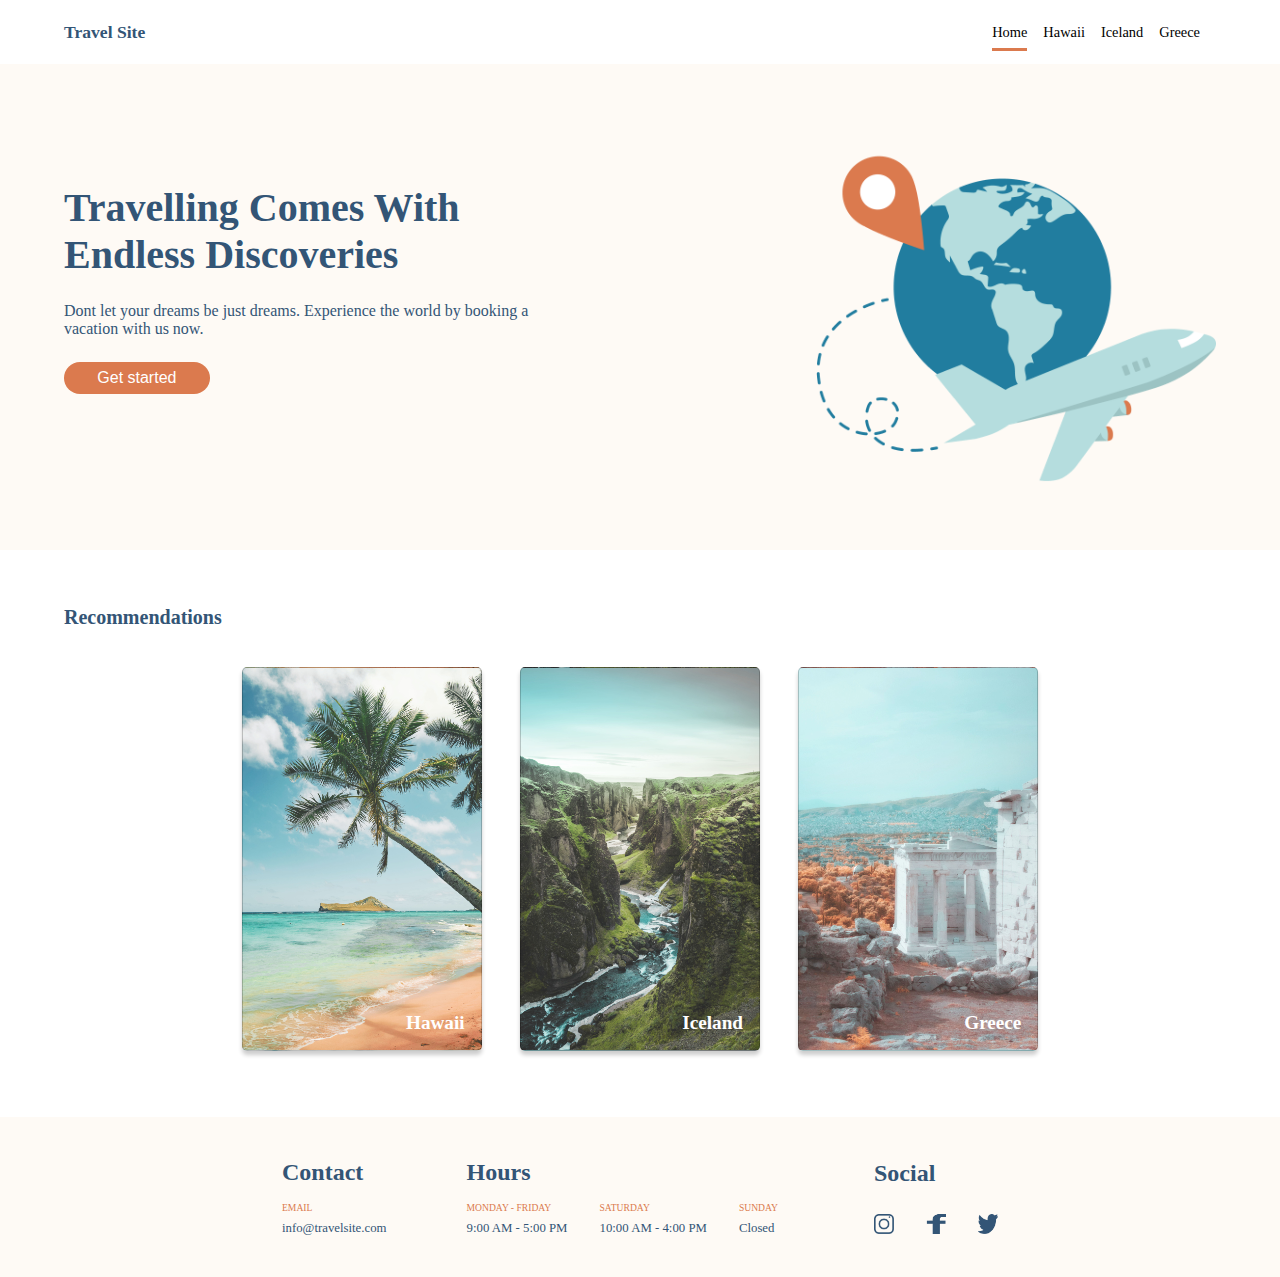
<file: index.html>
<!DOCTYPE html>
<html lang="en">
  <head>
    <meta charset="UTF-8" />
    <meta name="viewport" content="width=device-width, initial-scale=1.0" />
    <link rel="stylesheet" href="/css/global.css" />
    <link rel="stylesheet" href="/css/main.css" />
    <title>Travel Site Homepage</title>
  </head>
  <body>
    <header>
      <nav class="nav-bar">
        <div class="nav-logo__container">
          <a href="./index.html">
            <h1 class="nav__logo">Travel Site</h1>
          </a>
        </div>
        <div class="nav__container">
          <ul class="nav__list">
            <li class="nav-list__item">
              <a class="nav__button nav__button--active" href="index.html"
                >Home</a>
            </li>
            <li class="nav-list__item">
              <a class="nav__button" href="./pages/hawaii.html">Hawaii</a>
            </li>
            <li class="nav-list__item">
              <a class="nav__button" href="./pages/iceland.html">Iceland</a>
            </li>
            <li class="nav-list__item">
              <a class="nav__button" href="./pages/greece.html">Greece</a>
            </li>
          </ul>
        </div>
      </nav>
    </header>

    <!-- hero section below -->
    <section class="hero">
      <div class="hero__info">
        <h1 class="hero__header">
          Travelling Comes With<br />Endless Discoveries
        </h1>
        <p class="hero__subheader">
          Dont let your dreams be just dreams. Experience the world by booking a
          <br />vacation with us now.
        </p>
        <button class="hero__button hero__button--modifier">Get started</button>
      </div>
      <div class="hero__image-container">
        <img class="hero__image" src="assets/hero.png" alt="plane image" />
      </div>
    </section>

    <!-- recommendations section below -->
    <h1 class="recommendations-header">Recommendations</h1>
    <section class="recommendations">
      <a class="recommendations__card-link" href="/pages/hawaii.html">
        <div class="recommendations__card recommendations__card--hawaii">
          <p class="recommendations__card-text">Hawaii</p>
        </div>
      </a>

      <a class="recommendations__card-link" href="/pages/iceland.html">
        <div class="recommendations__card recommendations__card--iceland">
          <p class="recommendations__card-text">Iceland</p>
        </div>
      </a>

      <a class="recommendations__card-link" href="/pages/greece.html">
        <div class="recommendations__card recommendations__card--greece">
          <p class="recommendations__card-text">Greece</p>
        </div>
      </a>
    </section>

    <!-- footer section below -->

    <footer class="footer-container">
      <section class="footer__card">
        <h3 class="footer__title">Contact</h3>
        <p class="footer__para">EMAIL</p>
        <a class="footer__email" href="mailto: info@travelsite.com"
          >info@travelsite.com</a>
      </section>

      <section class="footer__card footer__card--modifier">
        <h3 class="footer__title">Hours</h3>
        <div class="footer__hours-wrapper">
          <div class="footer__hours">
            <p class="footer__days">Monday - Friday</p>
            <p class="footer__hours">9:00 AM - 5:00 PM</p>
          </div>

          <div class="footer__hours">
            <p class="footer__days">Saturday</p>
            <p class="footer__hours">10:00 AM - 4:00 PM</p>
          </div>

          <div class="footer__hours">
            <p class="footer__days">Sunday</p>
            <p class="footer__hours">Closed</p>
          </div>
        </div>
      </section>

      <section class="footer__card">
        <h3 class="footer__title">Social</h3>
        <br />
        <div class="footer__icon-wrapper">
          <a href="https://www.instagram.com/">
            <img class="footer__icon" src="/assets/icon-instagram.png"
          /></a>
          <a href="https://www.facebook.com/">
            <img class="footer__icon" src="/assets/icon-facebook.png"
          /></a>
          <a href="https://twitter.com/">
            <img class="footer__icon" src="/assets/icon-twitter.png"
          /></a>
        </div>
      </section>
    </footer>
  </body>
</html>
</file>
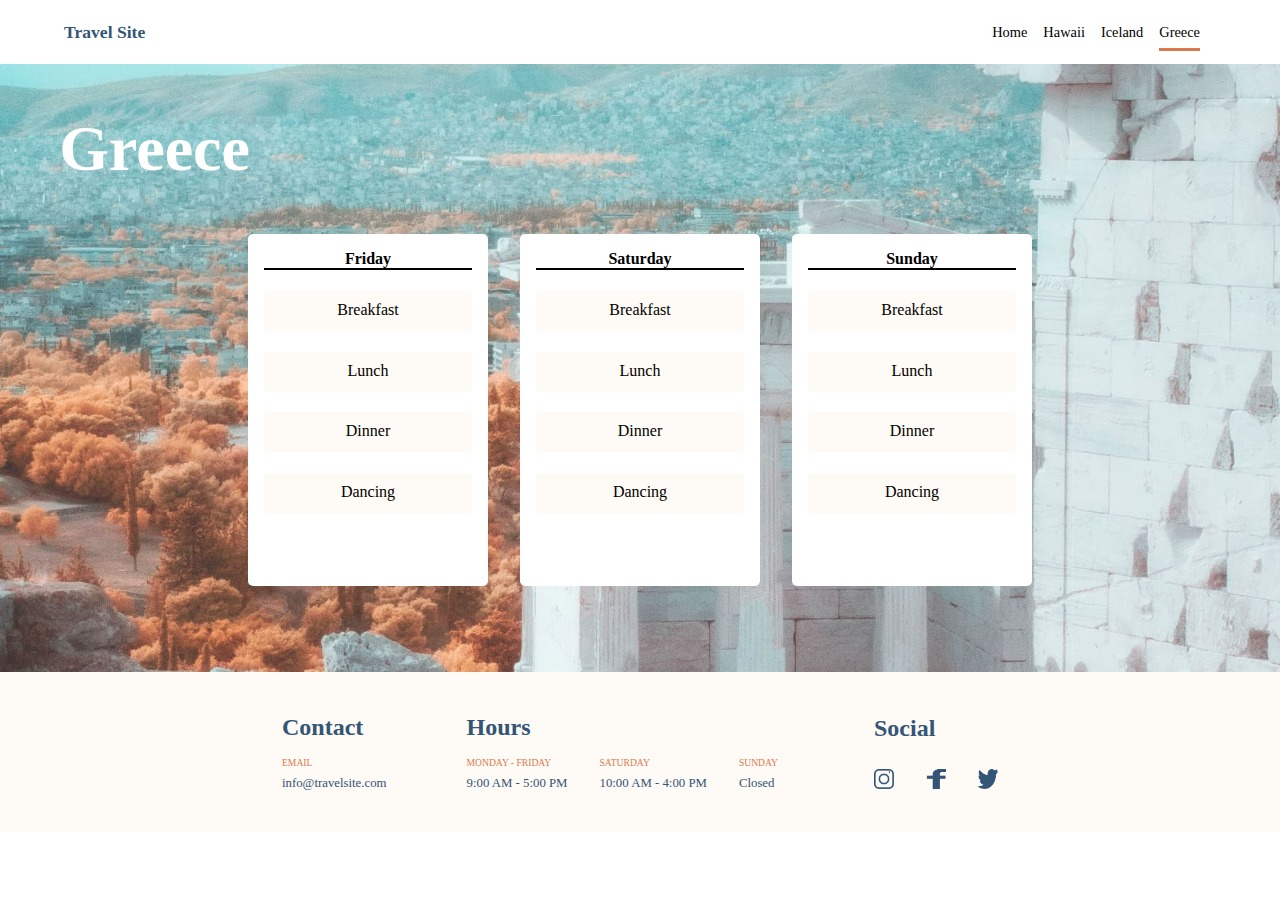
<file: pages/greece.html>
<!DOCTYPE html>
<html lang="en">
  <head>
    <meta charset="UTF-8" />
    <meta name="viewport" content="width=device-width, initial-scale=1.0" />
    <link rel="stylesheet" href="/css/global.css" />
    <link rel="stylesheet" href="/css/destinations.css" />
    <title>Greece page</title>
  </head>
  <body>
    <header>
      <nav class="nav-bar">
        <div class="nav-logo__container">
          <a href="/index.html">
            <h1 class="nav__logo">Travel Site</h1>
          </a>
        </div>
        <div class="nav__container">
          <ul class="nav__list">
            <li class="nav__list-item">
              <a class="nav__button" href="/index.html">Home</a>
            </li>
            <li class="nav__list-item">
              <a class="nav__button" href="/pages/hawaii.html">Hawaii</a>
            </li>
            <li class="nav__list-item">
              <a class="nav__button" href="/pages/iceland.html">Iceland</a>
            </li>
            <li class="nav__list-item">
              <a
                class="nav__button nav__button--active"
                href="/pages/greece.html"
                >Greece</a
              >
            </li>
          </ul>
        </div>
      </nav>
    </header>

    <!-- iternirary section below -->
    <section class="iternirary-greece">
      <h1 class="iternirary__title">Greece</h1>
      <div class="iternirary__cards-container">
        <div class="iternirary__cards">
          <h1 class="iternirary__heading">Friday</h1>
          <ul class="iternirary__list">
            <li class="iternirary__list-item">Breakfast</li>
            <li class="iternirary__list-item">Lunch</li>
            <li class="iternirary__list-item">Dinner</li>
            <li class="iternirary__list-item">Dancing</li>
          </ul>
        </div>

        <div class="iternirary__cards">
          <h1 class="iternirary__heading">Saturday</h1>
          <ul class="iternirary__list">
            <li class="iternirary__list-item">Breakfast</li>
            <li class="iternirary__list-item">Lunch</li>
            <li class="iternirary__list-item">Dinner</li>
            <li class="iternirary__list-item">Dancing</li>
          </ul>
        </div>

        <div class="iternirary__cards">
          <h1 class="iternirary__heading">Sunday</h1>
          <ul class="iternirary__list">
            <li class="iternirary__list-item">Breakfast</li>
            <li class="iternirary__list-item">Lunch</li>
            <li class="iternirary__list-item">Dinner</li>
            <li class="iternirary__list-item">Dancing</li>
          </ul>
        </div>
      </div>
    </section>

    <!-- footer section below -->

    <footer class="footer-container">
      <section class="footer__card">
        <h3 class="footer__title">Contact</h3>
        <p class="footer__para">EMAIL</p>
        <a class="footer__email" href="mailto: info@travelsite.com"
          >info@travelsite.com</a>
      </section>

      <section class="footer__card footer__card--modifier">
        <h3 class="footer__title">Hours</h3>
        <div class="footer__hours-wrapper">
          <div class="footer__hours">
            <p class="footer__days">Monday - Friday</p>
            <p class="footer__hours">9:00 AM - 5:00 PM</p>
          </div>

          <div class="footer__hours">
            <p class="footer__days">Saturday</p>
            <p class="footer__hours">10:00 AM - 4:00 PM</p>
          </div>

          <div class="footer__hours">
            <p class="footer__days">Sunday</p>
            <p class="footer__hours">Closed</p>
          </div>
        </div>
      </section>

      <section class="footer__card">
        <h3 class="footer__title">Social</h3>
        <br />
        <div class="footer__icon-wrapper">
          <a href="https://www.instagram.com/">
            <img class="footer__icon" src="/assets/icon-instagram.png"
          /></a>
          <a href="https://www.facebook.com/">
            <img class="footer__icon" src="/assets/icon-facebook.png"
          /></a>
          <a href="https://twitter.com/">
            <img class="footer__icon" src="/assets/icon-twitter.png"
          /></a>
        </div>
      </section>
    </footer>
  </body>
</html>
</file>
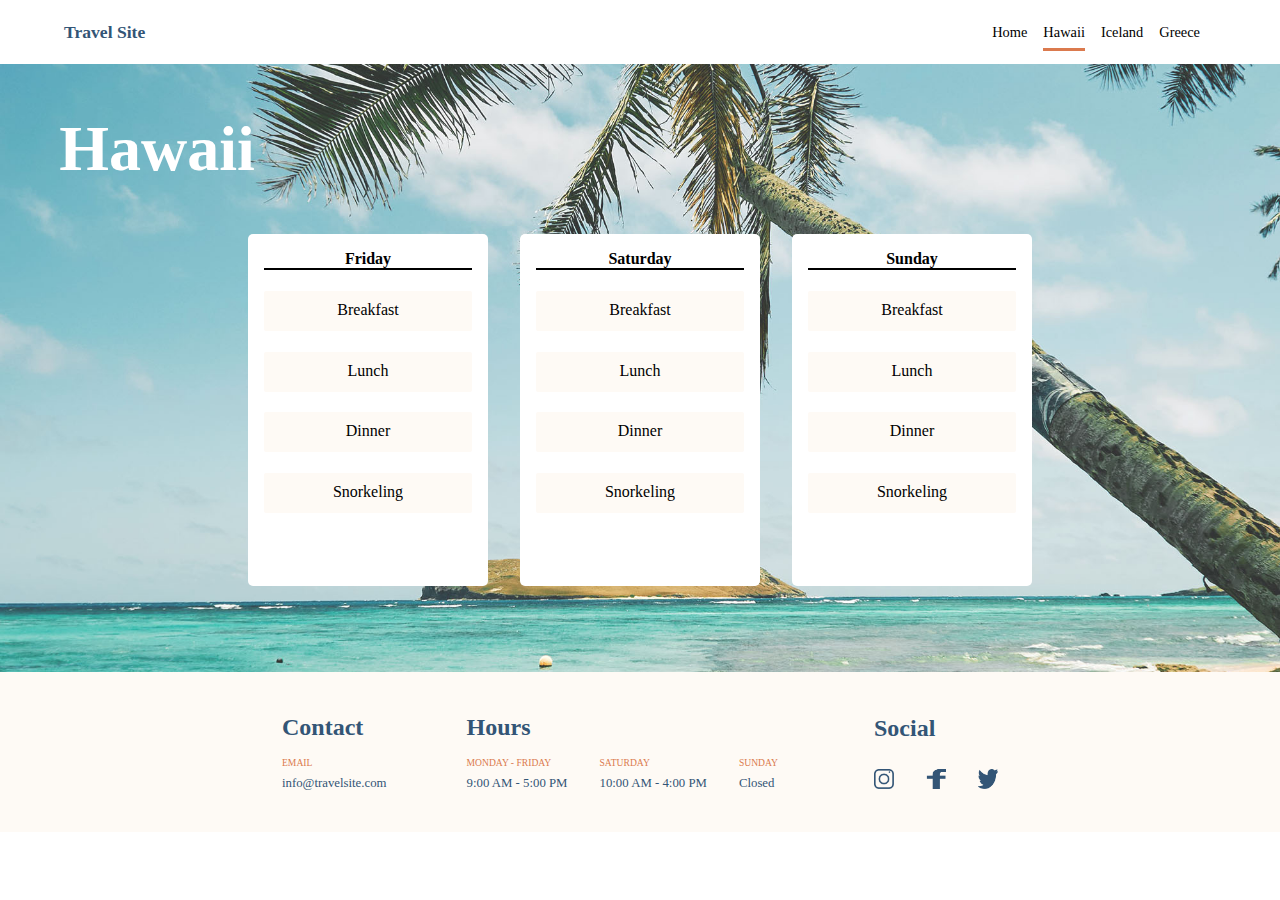
<file: pages/hawaii.html>
<!DOCTYPE html>
<html lang="en">
  <head>
    <meta charset="UTF-8" />
    <meta name="viewport" content="width=device-width, initial-scale=1.0" />
    <link rel="stylesheet" href="/css/global.css" />
    <link rel="stylesheet" href="/css/destinations.css" />
    <title>Hawaii page</title>
  </head>
  <body>
    <header>
      <nav class="nav-bar">
        <div class="nav-logo__container">
          <a href="/index.html">
            <h1 class="nav__logo">Travel Site</h1>
          </a>
        </div>
        <div class="nav__container">
          <ul class="nav__list">
            <li class="nav__list-item">
              <a class="nav__button" href="/index.html">Home</a>
            </li>
            <li class="nav__list-item">
              <a class="nav__button nav__button--active" href="hawaii.html"
                >Hawaii</a
              >
            </li>
            <li class="nav__list-item">
              <a class="nav__button" href="/pages/iceland.html">Iceland</a>
            </li>
            <li class="nav__list-item">
              <a class="nav__button" href="/pages/greece.html">Greece</a>
            </li>
          </ul>
        </div>
      </nav>
    </header>

    <!-- iternirary section below -->
    <section class="iternirary">
      <h1 class="iternirary__title">Hawaii</h1>
      <div class="iternirary__cards-container">
        <div class="iternirary__cards">
          <h1 class="iternirary__heading">Friday</h1>
          <ul class="iternirary__list">
            <li class="iternirary__list-item">Breakfast</li>
            <li class="iternirary__list-item">Lunch</li>
            <li class="iternirary__list-item">Dinner</li>
            <li class="iternirary__list-item">Snorkeling</li>
          </ul>
        </div>

        <div class="iternirary__cards">
          <h1 class="iternirary__heading">Saturday</h1>
          <ul class="iternirary__list">
            <li class="iternirary__list-item">Breakfast</li>
            <li class="iternirary__list-item">Lunch</li>
            <li class="iternirary__list-item">Dinner</li>
            <li class="iternirary__list-item">Snorkeling</li>
          </ul>
        </div>

        <div class="iternirary__cards">
          <h1 class="iternirary__heading">Sunday</h1>
          <ul class="iternirary__list">
            <li class="iternirary__list-item">Breakfast</li>
            <li class="iternirary__list-item">Lunch</li>
            <li class="iternirary__list-item">Dinner</li>
            <li class="iternirary__list-item">Snorkeling</li>
          </ul>
        </div>
      </div>
    </section>
    <!-- footer section below -->

    <footer class="footer-container">
      <section class="footer__card">
        <h3 class="footer__title">Contact</h3>
        <p class="footer__para">EMAIL</p>
        <a class="footer__email" href="mailto: info@travelsite.com"
          >info@travelsite.com</a
        >
      </section>

      <section class="footer__card footer__card--modifier">
        <h3 class="footer__title">Hours</h3>
        <div class="footer__hours-wrapper">
          <div class="footer__hours">
            <p class="footer__days">Monday - Friday</p>
            <p class="footer__hours">9:00 AM - 5:00 PM</p>
          </div>

          <div class="footer__hours">
            <p class="footer__days">Saturday</p>
            <p class="footer__hours">10:00 AM - 4:00 PM</p>
          </div>

          <div class="footer__hours">
            <p class="footer__days">Sunday</p>
            <p class="footer__hours">Closed</p>
          </div>
        </div>
      </section>

      <section class="footer__card">
        <h3 class="footer__title">Social</h3>
        <br />
        <div class="footer__icon-wrapper">
          <a href="https://www.instagram.com/">
            <img class="footer__icon" src="/assets/icon-instagram.png"
          /></a>
          <a href="https://www.facebook.com/">
            <img class="footer__icon" src="/assets/icon-facebook.png"
          /></a>
          <a href="https://twitter.com/">
            <img class="footer__icon" src="/assets/icon-twitter.png"
          /></a>
        </div>
      </section>
    </footer>
  </body>
</html>
</file>
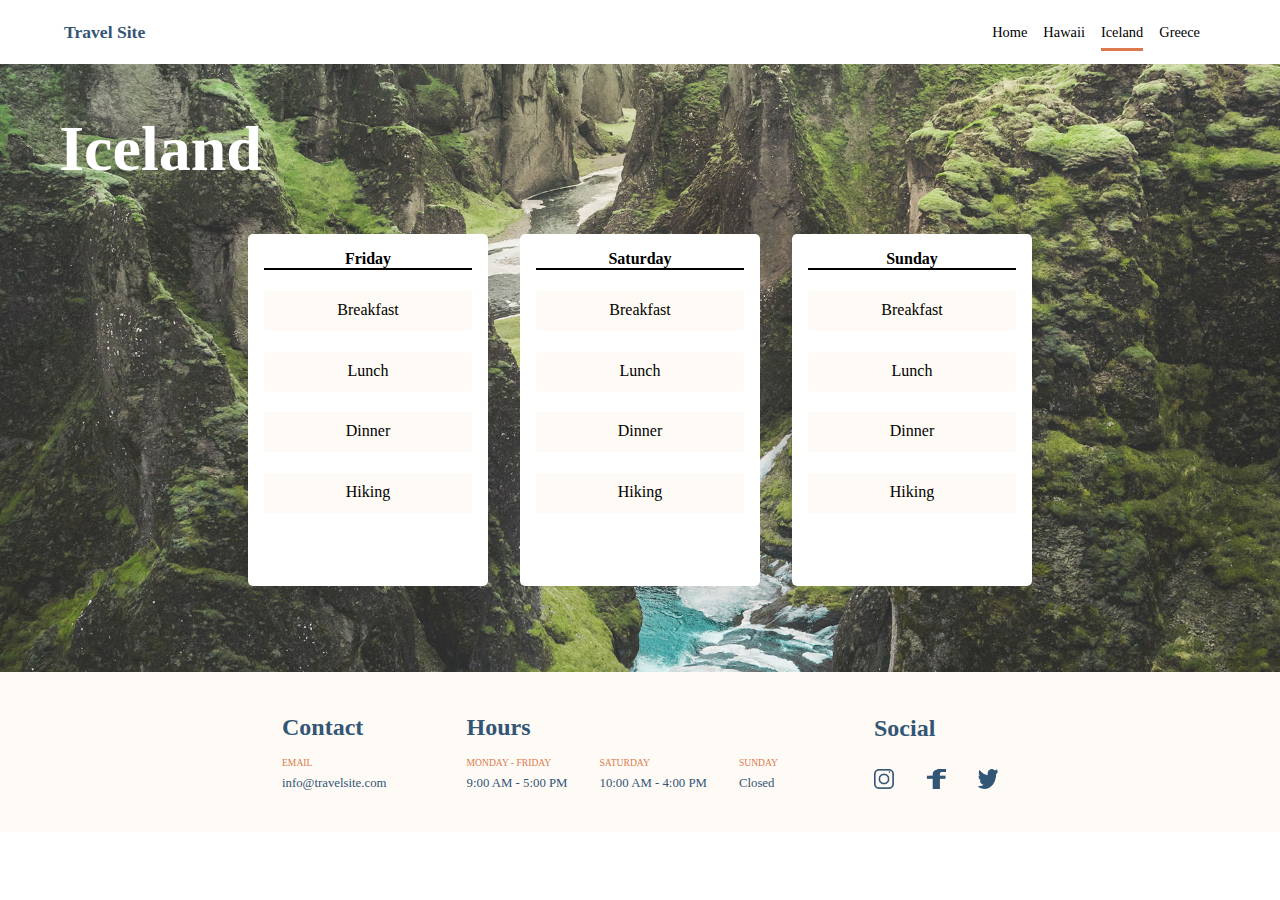
<file: pages/iceland.html>
<!DOCTYPE html>
<html lang="en">
  <head>
    <meta charset="UTF-8" />
    <meta name="viewport" content="width=device-width, initial-scale=1.0" />
    <link rel="stylesheet" href="/css/global.css" />
    <link rel="stylesheet" href="/css/destinations.css" />
    <title>Iceland page</title>
  </head>
  <body>
    <header>
      <nav class="nav-bar">
        <div class="nav-logo__container">
          <a href="/index.html">
            <h1 class="nav__logo">Travel Site</h1>
          </a>
        </div>
        <div class="nav__container">
          <ul class="nav__list">
            <li class="nav__list-item">
              <a class="nav__button" href="/index.html">Home</a>
            </li>
            <li class="nav__list-item">
              <a class="nav__button" href="/pages/hawaii.html">Hawaii</a>
            </li>
            <li class="nav__list-item">
              <a
                class="nav__button nav__button--active"
                href="/pages/iceland.html"
                >Iceland</a
              >
            </li>
            <li class="nav__list-item">
              <a class="nav__button" href="greece.html">Greece</a>
            </li>
          </ul>
        </div>
      </nav>
    </header>

    <!-- iternirary section below -->
    <section class="iternirary-iceland">
      <h1 class="iternirary__title">Iceland</h1>
      <div class="iternirary__cards-container">
        <div class="iternirary__cards">
          <h1 class="iternirary__heading">Friday</h1>
          <ul class="iternirary__list">
            <li class="iternirary__list-item">Breakfast</li>
            <li class="iternirary__list-item">Lunch</li>
            <li class="iternirary__list-item">Dinner</li>
            <li class="iternirary__list-item">Hiking</li>
          </ul>
        </div>

        <div class="iternirary__cards">
          <h1 class="iternirary__heading">Saturday</h1>
          <ul class="iternirary__list">
            <li class="iternirary__list-item">Breakfast</li>
            <li class="iternirary__list-item">Lunch</li>
            <li class="iternirary__list-item">Dinner</li>
            <li class="iternirary__list-item">Hiking</li>
          </ul>
        </div>

        <div class="iternirary__cards">
          <h1 class="iternirary__heading">Sunday</h1>
          <ul class="iternirary__list">
            <li class="iternirary__list-item">Breakfast</li>
            <li class="iternirary__list-item">Lunch</li>
            <li class="iternirary__list-item">Dinner</li>
            <li class="iternirary__list-item">Hiking</li>
          </ul>
        </div>
      </div>
    </section>

    <!-- footer below -->
    <footer class="footer-container">
      <section class="footer__card">
        <h3 class="footer__title">Contact</h3>
        <p class="footer__para">EMAIL</p>
        <a class="footer__email" href="mailto: info@travelsite.com"
          >info@travelsite.com</a>
      </section>

      <section class="footer__card footer__card--modifier">
        <h3 class="footer__title">Hours</h3>
        <div class="footer__hours-wrapper">
          <div class="footer__hours">
            <p class="footer__days">Monday - Friday</p>
            <p class="footer__hours">9:00 AM - 5:00 PM</p>
          </div>

          <div class="footer__hours">
            <p class="footer__days">Saturday</p>
            <p class="footer__hours">10:00 AM - 4:00 PM</p>
          </div>

          <div class="footer__hours">
            <p class="footer__days">Sunday</p>
            <p class="footer__hours">Closed</p>
          </div>
        </div>
      </section>

      <section class="footer__card">
        <h3 class="footer__title">Social</h3>
        <br />
        <div class="footer__icon-wrapper">
          <a href="https://www.instagram.com/">
            <img class="footer__icon" src="/assets/icon-instagram.png"
          /></a>
          <a href="https://www.facebook.com/">
            <img class="footer__icon" src="/assets/icon-facebook.png"
          /></a>
          <a href="https://twitter.com/">
            <img class="footer__icon" src="/assets/icon-twitter.png"
          /></a>
        </div>
      </section>
    </footer>
  </body>
</html>
</file>
<file: css/global.css>
* {
  box-sizing: border-box;
  margin: 0;
  padding: 0;
}

:root {
  --color-1: #335576;
  --color-2: #db7a4e;
  --color-3: #fefaf5;
  --color-4: #ffffff;
}

img {
  max-width: 100%;
  display: block;
}

html {
  scroll-behavior: smooth;
}

body {
  font-family: verdana;
  font-size: 62.5%;
  position: relative;
  height: 100%;
}

a {
  color: inherit;
}

.nav-bar {
  display: flex;
  justify-content: space-between;
  padding: 0rem 4rem 0rem;
  background-color: var(--color-4);
  align-items: center;
  height: 4rem;
  width: 100%;
  position: fixed;
  z-index: 1;
}

.nav__logo {
  font-size: 1.1rem;
  text-decoration: none;
  color: var(--color-1);
}

.nav-logo__container a {
  text-decoration: none;
}

.nav__container {
  display: flex;
}

.nav__list {
  display: flex;
  list-style: none;
}

.nav__button {
  font-size: .9rem;
  text-decoration: none;
  font-weight: 100;
  margin-right: 1rem;
}

.nav__button--active {
  padding-bottom: 0.5rem;
  border-bottom: solid 3px var(--color-2);
}

/* footer styling below */

.footer-container {
  display: flex;
  align-items: center;
  justify-content: center;
  gap: 2rem;
  background-color: var(--color-3);
  height: 10rem;
}

.footer__hours-wrapper,
.footer__icon-wrapper {
  display: flex;
  gap: 2rem;
}

.footer__icon {
  width: 20px;
  height: 20px;
}

.footer__title {
  color: var(--color-1);
  font-size: 1.5rem;
  margin-bottom: 1rem;
}

.footer__para {
  color: var(--color-2);
  font-size: 0.6rem;
  margin-bottom: 0.5rem;
}

.footer__days {
  font-size: 0.6rem;
  margin-bottom: 0.5rem;
  color: var(--color-2);
}

.footer__email,
.footer__hours {
  color: var(--color-1);
  font-size: 0.8rem;
}

.footer__card--modifier {
  margin-left: 3rem;
  margin-right: 4rem;
}

.footer__email {
  text-decoration: none;
}

.footer__days {
  text-transform: uppercase;
}
</file>
<file: css/main.css>
.hero {
  background-color: var(--color-3);
  display: flex;
  text-align: left;
  justify-content: space-between;
  padding: 0rem 4rem 0rem;
  align-items: center;
  height: 550px;
}

.hero__image {
  padding-top: 5rem;
  width: 400px;
}

.hero__info {
  margin-top: 1.8rem;  
  width: 55%;
}

.hero__header {
  font-size: 2.5rem;
  color: var(--color-1);
  margin-bottom: 1.5rem;
}

.hero__subheader {
  font-size: 1rem;
  color: var(--color-1);
  margin-bottom: 1.5rem;
}

.hero__button {
  background-color: var(--color-2);
  border: none;
  color: var(--color-4);
  text-align: center;
  display: inline-block;
  font-size: 1rem;
  width: 23%;
  padding: 7px 5px 7px 5px;
}

.hero__button--modifier {
  border-radius: 20px;
}

.recommendations {
  display: flex;
  justify-content: center;
  gap: 2.4rem;
  height: 450px;
}

.recommendations-header {
  padding: 2rem 0rem 1rem;
}

.recommendations__card {
  position: relative;
  width: 15rem;
  height: 24rem;
  border-radius: 5px;
  border: 1px solid rgba(0, 0, 0, 0.2);
  box-shadow: 0px 4px 4px rgba(0, 0, 0, 0.2);
  overflow: hidden;
}

.recommendations__card--hawaii {
  background-image: url(/assets/hawaii.jpg);
  background-position: center;
  background-size: cover;
  overflow: hidden;
}

.recommendations__card--iceland {
  background-image: url(/assets/iceland.jpg);
  background-position: center;
  background-size: cover;
}

.recommendations__card--greece {
  background-image: url(/assets/greece.jpg);
  background-position: center;
  background-size: cover;
}

.recommendations__card-text {
  bottom: 1rem;
  right: 1rem;
  position: absolute;
  font-size: 1.2rem;
  font-weight: bold;
  color: #ffffff;
}

.recommendations-header {
  color: var(--color-1);
  margin: 1.5rem 2rem 1.4rem 4rem;
}
</file>
<file: css/destinations.css>
.iternirary__title {
  font-size: 4rem;
  padding: 7rem 0rem 0rem 3.7rem;
  margin-bottom: 3rem;
  color: var(--color-4);
}

.iternirary__cards-container {
  display: flex;
  justify-content: center;
  gap: 2rem;
  padding-top: 0rem;
}

.iternirary__cards {
  height: 22rem;
  width: 15rem;
  background-color: white;
  text-align: center;
  border-radius: 5px;
}

.iternirary__heading {
  font-size: 1rem;
  border-bottom: 2px solid black;
  margin: 1rem 1rem 1.3rem 1rem;
}

.iternirary__list {
  list-style: none;
  display: flex;
  flex-direction: column;
  gap: 1.3rem;
}

.iternirary__list-item {
  display: block;
  font-size: 1rem;
  padding-top: 10px;
  height: 40px;
  background-color: var(--color-3);
  text-align: center;
  border-radius: 2px;
  margin: 0rem 1rem;
}

.iternirary {
  background-image: url(/assets/hawaii.jpg);
  background-position: center;
  background-size: cover;
  min-height: 42rem;
  width: 100%;
}

.iternirary-iceland {
  background-image: url(/assets/iceland.jpg);
  background-position: center;
  background-size: cover;
  height: 42rem;
  width: 100%;
}

.iternirary-greece {
  background-image: url(/assets/greece.jpg);
  background-position: center;
  background-size: cover;
  height: 42rem;
  width: 100%;
}
</file>
